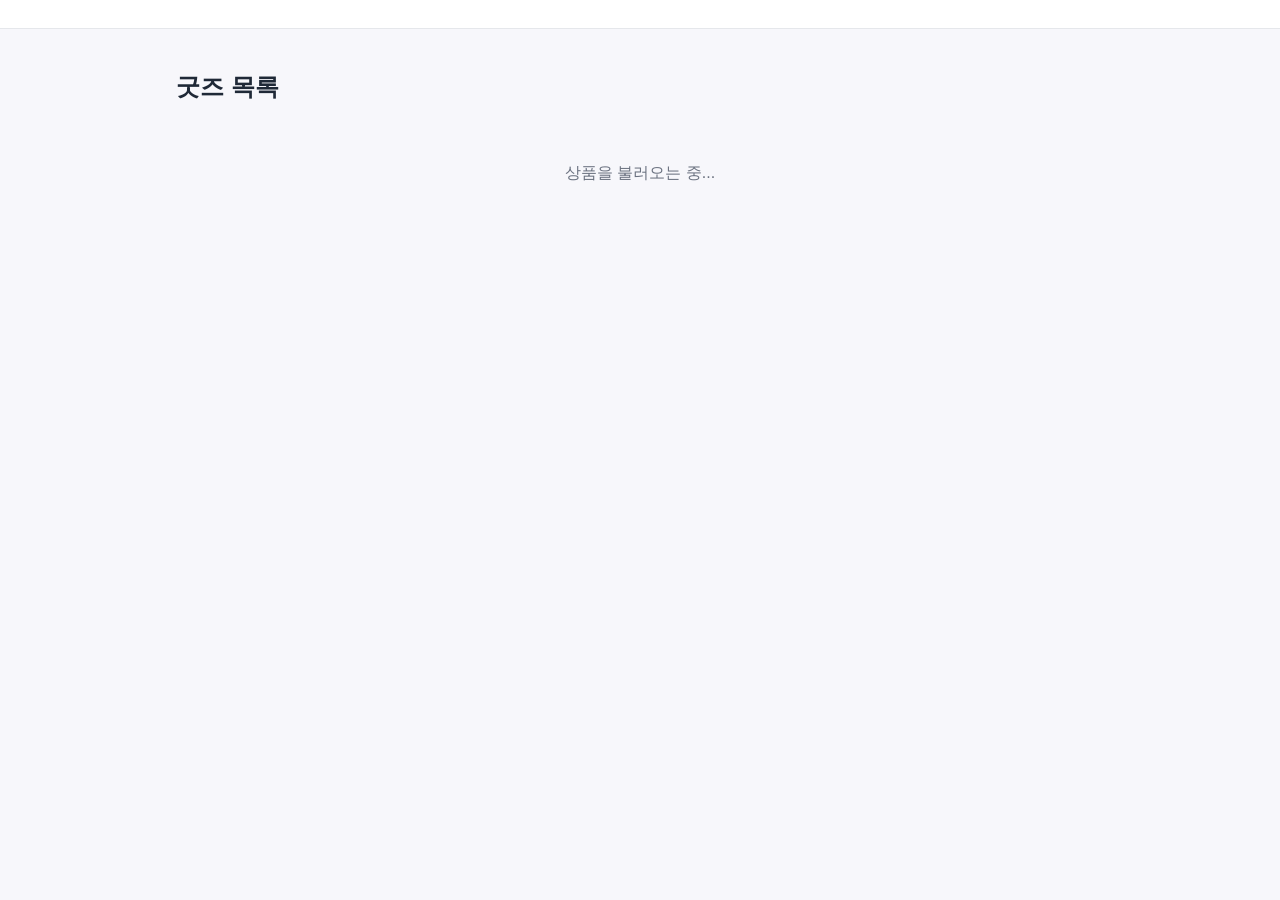
<file: index.html>
<!DOCTYPE html>
<html lang="ko">
<head>
  <meta charset="utf-8" />
  <meta name="viewport" content="width=device-width, initial-scale=1" />
  <title>굿즈샵</title>
  <link rel="stylesheet" href="assets/style.css" />
  <script src="assets/config.js"></script>
</head>
<body>
  <header id="app-header"></header>
  <main>
    <h1>굿즈 목록</h1>
    <div id="products" class="grid"></div>
    <p id="status" class="empty">상품을 불러오는 중...</p>
  </main>

  <script type="module">
    import { supabase, renderHeader, formatKRW } from "./assets/supabase.js";

    renderHeader();

    const list = document.getElementById("products");
    const status = document.getElementById("status");

    const { data: products, error } = await supabase
      .from("products")
      .select("*")
      .order("price");

    if (error) {
      status.textContent = "상품을 불러오지 못했습니다: " + error.message;
    } else if (!products.length) {
      status.textContent = "등록된 상품이 없습니다.";
    } else {
      status.style.display = "none";
      list.innerHTML = products.map((p) => `
        <div class="card">
          <img src="${p.image_url ?? ""}" alt="${p.name}" />
          <div class="body">
            <div class="name">${p.name}</div>
            <div class="desc">${p.description ?? ""}</div>
            <div class="price">${formatKRW(p.price)}</div>
            <a class="btn btn-block" href="checkout.html?productId=${p.id}">구매하기</a>
          </div>
        </div>`).join("");
    }
  </script>
</body>
</html>
</file>
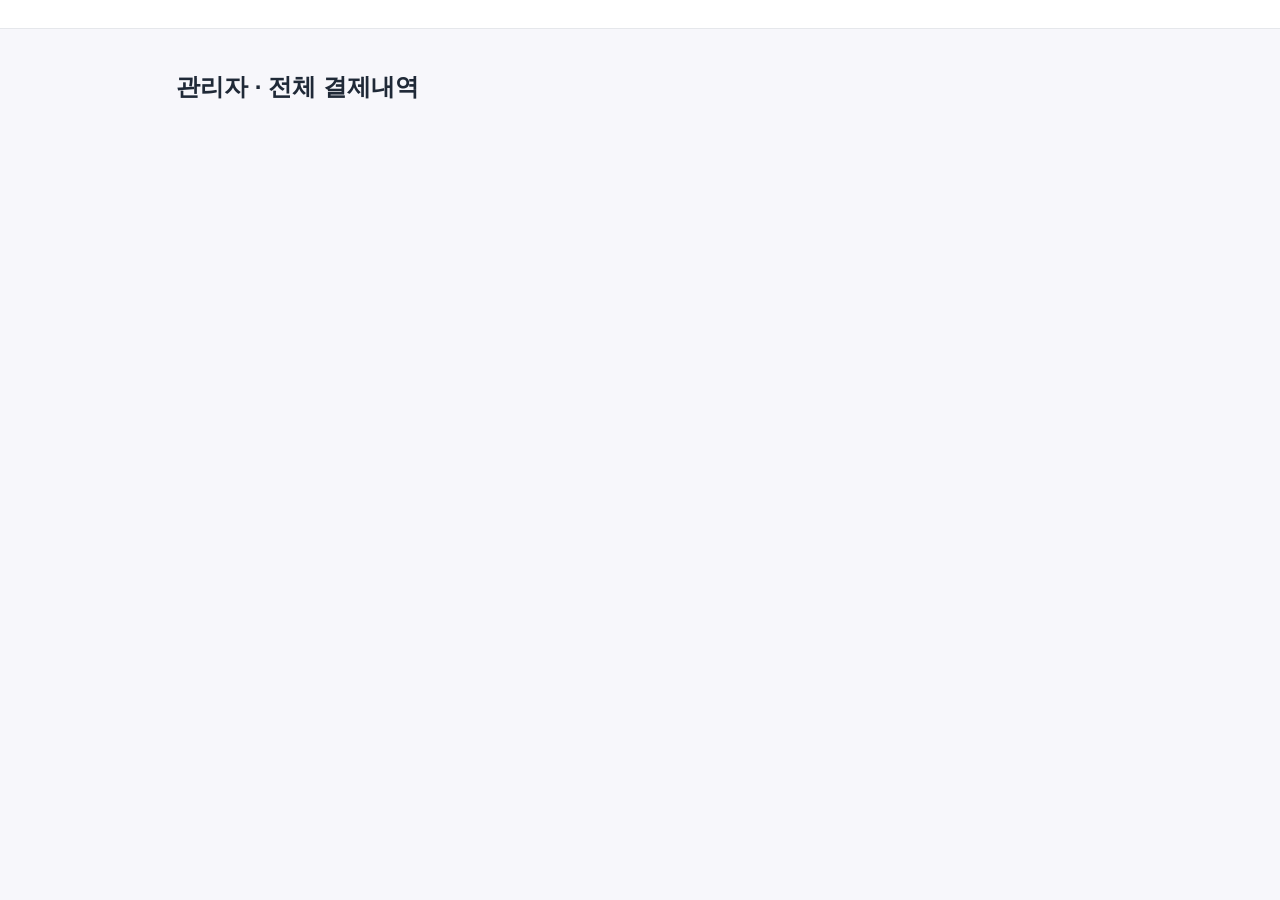
<file: admin.html>
<!DOCTYPE html>
<html lang="ko">
<head>
  <meta charset="utf-8" />
  <meta name="viewport" content="width=device-width, initial-scale=1" />
  <title>관리자 · 굿즈샵</title>
  <link rel="stylesheet" href="assets/style.css" />
  <script src="assets/config.js"></script>
</head>
<body>
  <header id="app-header"></header>
  <main>
    <h1>관리자 · 전체 결제내역</h1>
    <div id="content"></div>
  </main>

  <script type="module">
    import { supabase, requireLogin, renderHeader, formatKRW } from "./assets/supabase.js";

    renderHeader();
    const session = await requireLogin();
    if (!session) throw new Error("redirecting to login");

    const content = document.getElementById("content");

    // 관리자 판별 (클라이언트 1차 차단, 실제 데이터 보호는 RLS 가 담당)
    if (session.user.email !== window.APP_CONFIG.ADMIN_EMAIL) {
      content.innerHTML = `<p class="empty">접근 권한이 없습니다. 관리자 계정으로 로그인하세요.</p>`;
      throw new Error("not admin");
    }

    // RLS: admin@admin.com 은 모든 결제 조회 가능
    const { data: rows, error } = await supabase
      .from("payments")
      .select("created_at, user_email, product_name, amount, status, order_id")
      .order("created_at", { ascending: false });

    if (error) {
      content.innerHTML = `<p class="empty">불러오기 실패: ${error.message}</p>`;
    } else if (!rows.length) {
      content.innerHTML = `<p class="empty">결제 내역이 없습니다.</p>`;
    } else {
      const total = rows.reduce((s, r) => s + r.amount, 0);
      content.innerHTML = `
        <p style="color:var(--muted);">총 ${rows.length}건 · 합계 ${formatKRW(total)}</p>
        <table>
          <thead>
            <tr><th>결제일시</th><th>구매자</th><th>상품</th><th>금액</th><th>상태</th></tr>
          </thead>
          <tbody>
            ${rows.map((r) => `
              <tr>
                <td>${new Date(r.created_at).toLocaleString("ko-KR")}</td>
                <td>${r.user_email ?? "-"}</td>
                <td>${r.product_name ?? "-"}</td>
                <td>${formatKRW(r.amount)}</td>
                <td><span class="badge">${r.status ?? "-"}</span></td>
              </tr>`).join("")}
          </tbody>
        </table>`;
    }
  </script>
</body>
</html>
</file>
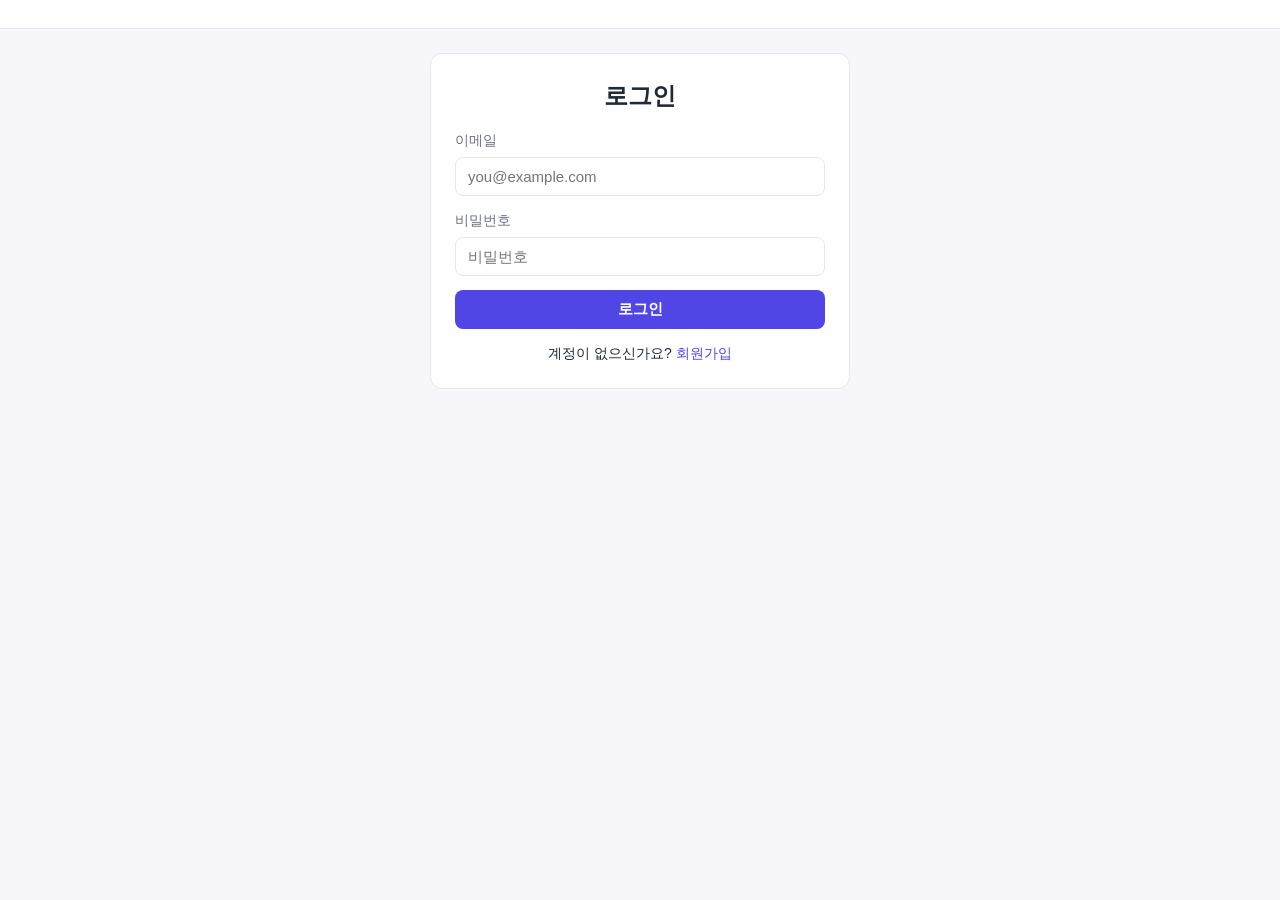
<file: auth.html>
<!DOCTYPE html>
<html lang="ko">
<head>
  <meta charset="utf-8" />
  <meta name="viewport" content="width=device-width, initial-scale=1" />
  <title>로그인 / 회원가입 · 굿즈샵</title>
  <link rel="stylesheet" href="assets/style.css" />
  <script src="assets/config.js"></script>
</head>
<body>
  <header id="app-header"></header>
  <main>
    <div class="panel">
      <h1 id="title" style="text-align:center; margin-top:0;">로그인</h1>
      <div class="field">
        <label for="email">이메일</label>
        <input id="email" type="email" placeholder="you@example.com" />
      </div>
      <div class="field">
        <label for="password">비밀번호</label>
        <input id="password" type="password" placeholder="비밀번호" />
      </div>
      <button id="submit" class="btn btn-block">로그인</button>
      <p id="msg" class="msg"></p>
      <div class="toggle">
        <span id="toggle-text">계정이 없으신가요?</span>
        <a id="toggle-link">회원가입</a>
      </div>
    </div>
  </main>

  <script type="module">
    import { supabase, renderHeader } from "./assets/supabase.js";

    renderHeader();

    let mode = "login"; // 'login' | 'signup'
    const title = document.getElementById("title");
    const submit = document.getElementById("submit");
    const toggleText = document.getElementById("toggle-text");
    const toggleLink = document.getElementById("toggle-link");
    const msg = document.getElementById("msg");
    const emailEl = document.getElementById("email");
    const pwEl = document.getElementById("password");

    function setMode(m) {
      mode = m;
      const isLogin = m === "login";
      title.textContent = isLogin ? "로그인" : "회원가입";
      submit.textContent = isLogin ? "로그인" : "회원가입";
      toggleText.textContent = isLogin ? "계정이 없으신가요?" : "이미 계정이 있으신가요?";
      toggleLink.textContent = isLogin ? "회원가입" : "로그인";
      msg.textContent = "";
    }
    toggleLink.addEventListener("click", () => setMode(mode === "login" ? "signup" : "login"));

    submit.addEventListener("click", async () => {
      const email = emailEl.value.trim();
      const password = pwEl.value;
      if (!email || !password) {
        msg.className = "msg error";
        msg.textContent = "이메일과 비밀번호를 입력하세요.";
        return;
      }
      submit.disabled = true;
      msg.className = "msg";
      msg.textContent = "처리 중...";

      const fn = mode === "login"
        ? supabase.auth.signInWithPassword({ email, password })
        : supabase.auth.signUp({ email, password });
      const { data, error } = await fn;

      submit.disabled = false;
      if (error) {
        msg.className = "msg error";
        msg.textContent = error.message;
        return;
      }
      if (!data.session) {
        // 이메일 인증이 켜져 있으면 세션이 바로 안 생김 (이 프로젝트는 인증 OFF 전제)
        msg.className = "msg ok";
        msg.textContent = "가입되었습니다. 이제 로그인해 주세요.";
        setMode("login");
        return;
      }
      location.href = "index.html";
    });
  </script>
</body>
</html>
</file>
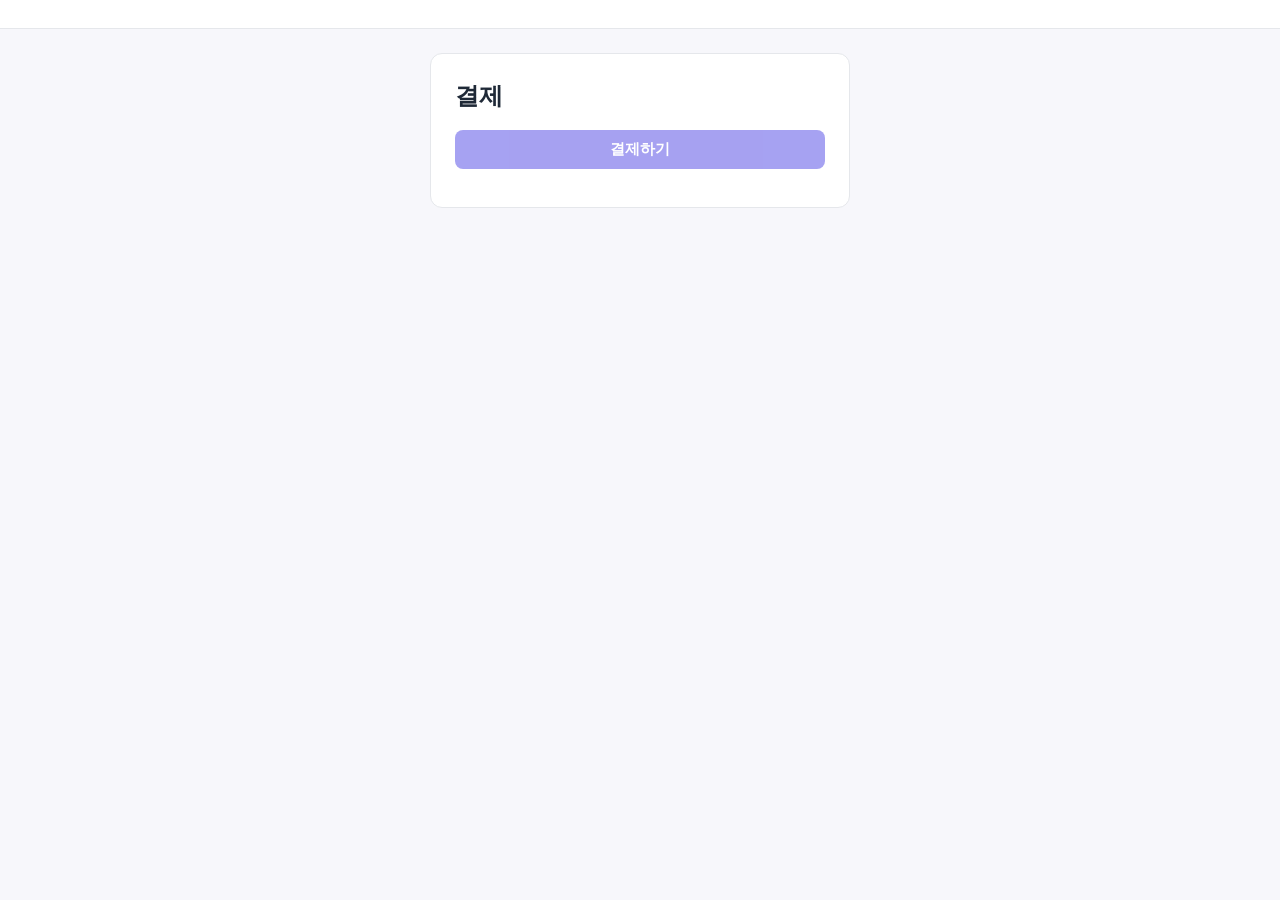
<file: checkout.html>
<!DOCTYPE html>
<html lang="ko">
<head>
  <meta charset="utf-8" />
  <meta name="viewport" content="width=device-width, initial-scale=1" />
  <title>결제 · 굿즈샵</title>
  <link rel="stylesheet" href="assets/style.css" />
  <script src="assets/config.js"></script>
  <!-- 토스페이먼츠 V2 결제 SDK -->
  <script src="https://js.tosspayments.com/v2/standard"></script>
</head>
<body>
  <header id="app-header"></header>
  <main>
    <div class="panel">
      <h1 style="margin-top:0;">결제</h1>
      <div id="product"></div>
      <button id="pay" class="btn btn-block" style="margin-top:16px;" disabled>결제하기</button>
      <p id="msg" class="msg"></p>
    </div>
  </main>

  <script type="module">
    import { supabase, requireLogin, renderHeader, formatKRW } from "./assets/supabase.js";

    renderHeader();

    const msg = document.getElementById("msg");
    const payBtn = document.getElementById("pay");
    const productBox = document.getElementById("product");

    const session = await requireLogin();
    if (!session) throw new Error("redirecting to login");

    const productId = new URLSearchParams(location.search).get("productId");
    if (!productId) {
      msg.className = "msg error";
      msg.textContent = "상품 정보가 없습니다.";
      throw new Error("no product");
    }

    const { data: product, error } = await supabase
      .from("products").select("*").eq("id", productId).single();
    if (error || !product) {
      msg.className = "msg error";
      msg.textContent = "상품을 불러오지 못했습니다.";
      throw new Error("product not found");
    }

    productBox.innerHTML = `
      <img src="${product.image_url ?? ""}" alt="${product.name}" style="width:100%;height:200px;object-fit:cover;border-radius:8px;" />
      <h2 style="margin:12px 0 4px;">${product.name}</h2>
      <p style="color:var(--muted);">${product.description ?? ""}</p>
      <p class="price" style="font-size:22px;font-weight:700;color:var(--primary);">${formatKRW(product.price)}</p>`;

    // 토스 결제 객체 초기화
    const tossPayments = TossPayments(window.APP_CONFIG.TOSS_CLIENT_KEY);
    const payment = tossPayments.payment({ customerKey: session.user.id });

    payBtn.disabled = false;
    payBtn.addEventListener("click", async () => {
      payBtn.disabled = true;
      msg.textContent = "";

      // 고유 주문번호 (영문/숫자/-,_ 6~64자)
      const orderId = "order_" + crypto.randomUUID().replace(/-/g, "");

      // 리다이렉트 후 success.html 에서 쓸 정보 저장
      localStorage.setItem("pendingOrder", JSON.stringify({
        orderId, productId: product.id, amount: product.price,
      }));

      try {
        await payment.requestPayment({
          method: "CARD",
          amount: { currency: "KRW", value: product.price },
          orderId,
          orderName: product.name,
          successUrl: new URL("success.html", location.href).href,
          failUrl: new URL("fail.html", location.href).href,
          customerEmail: session.user.email,
          card: { useEscrow: false, flowMode: "DEFAULT", useCardPoint: false, useAppCardOnly: false },
        });
      } catch (e) {
        // 사용자가 창을 닫는 등 요청 자체가 실패한 경우
        payBtn.disabled = false;
        msg.className = "msg error";
        msg.textContent = "결제를 시작하지 못했습니다: " + (e?.message ?? e);
      }
    });
  </script>
</body>
</html>
</file>
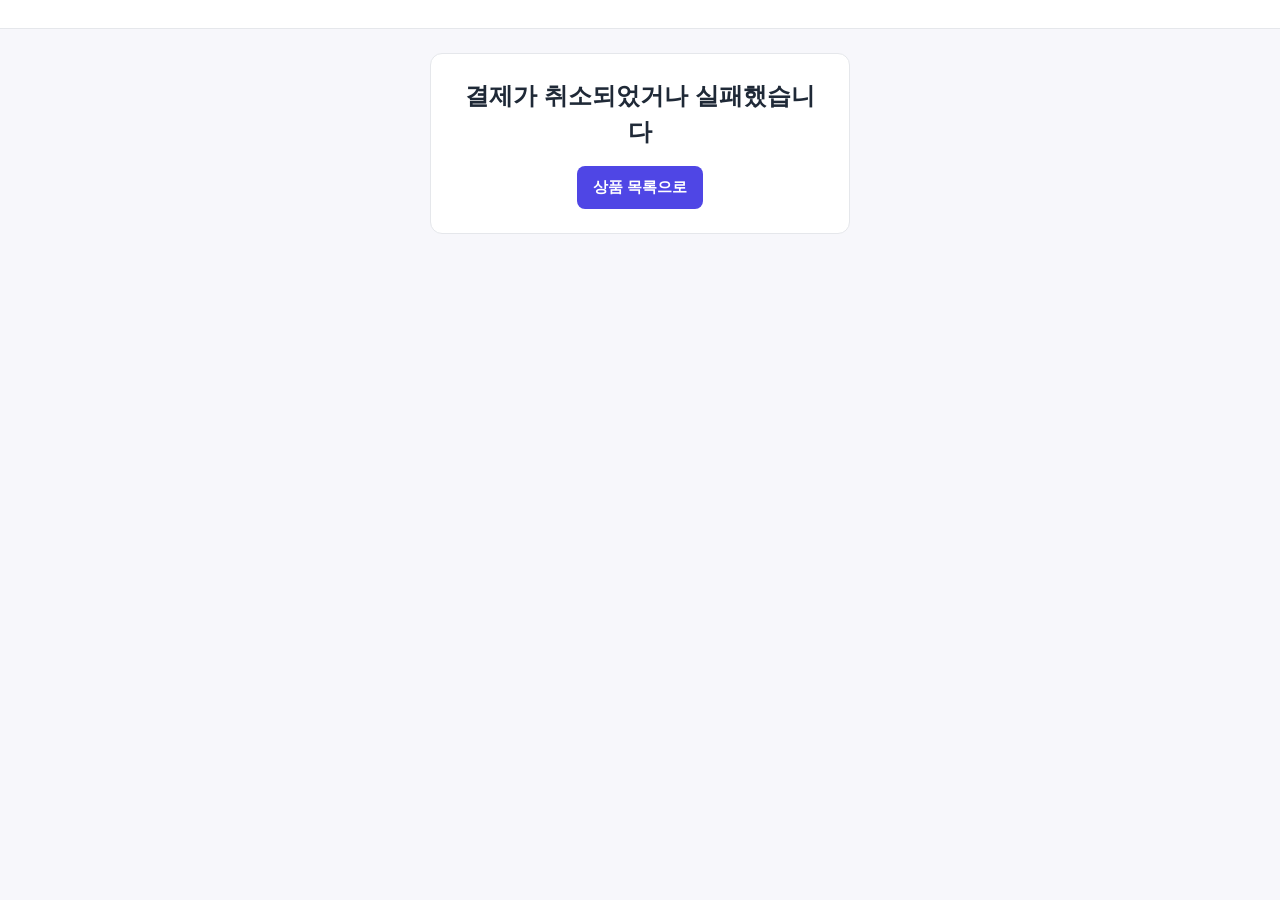
<file: fail.html>
<!DOCTYPE html>
<html lang="ko">
<head>
  <meta charset="utf-8" />
  <meta name="viewport" content="width=device-width, initial-scale=1" />
  <title>결제 실패 · 굿즈샵</title>
  <link rel="stylesheet" href="assets/style.css" />
  <script src="assets/config.js"></script>
</head>
<body>
  <header id="app-header"></header>
  <main>
    <div class="panel" style="text-align:center;">
      <h1 style="margin-top:0;">결제가 취소되었거나 실패했습니다</h1>
      <p id="msg" class="msg error"></p>
      <div style="margin-top:16px;">
        <a class="btn" href="index.html">상품 목록으로</a>
      </div>
    </div>
  </main>

  <script type="module">
    import { renderHeader } from "./assets/supabase.js";
    renderHeader();

    const qs = new URLSearchParams(location.search);
    const code = qs.get("code");
    const message = qs.get("message");
    document.getElementById("msg").textContent =
      (message ?? "알 수 없는 오류") + (code ? ` (${code})` : "");
  </script>
</body>
</html>
</file>
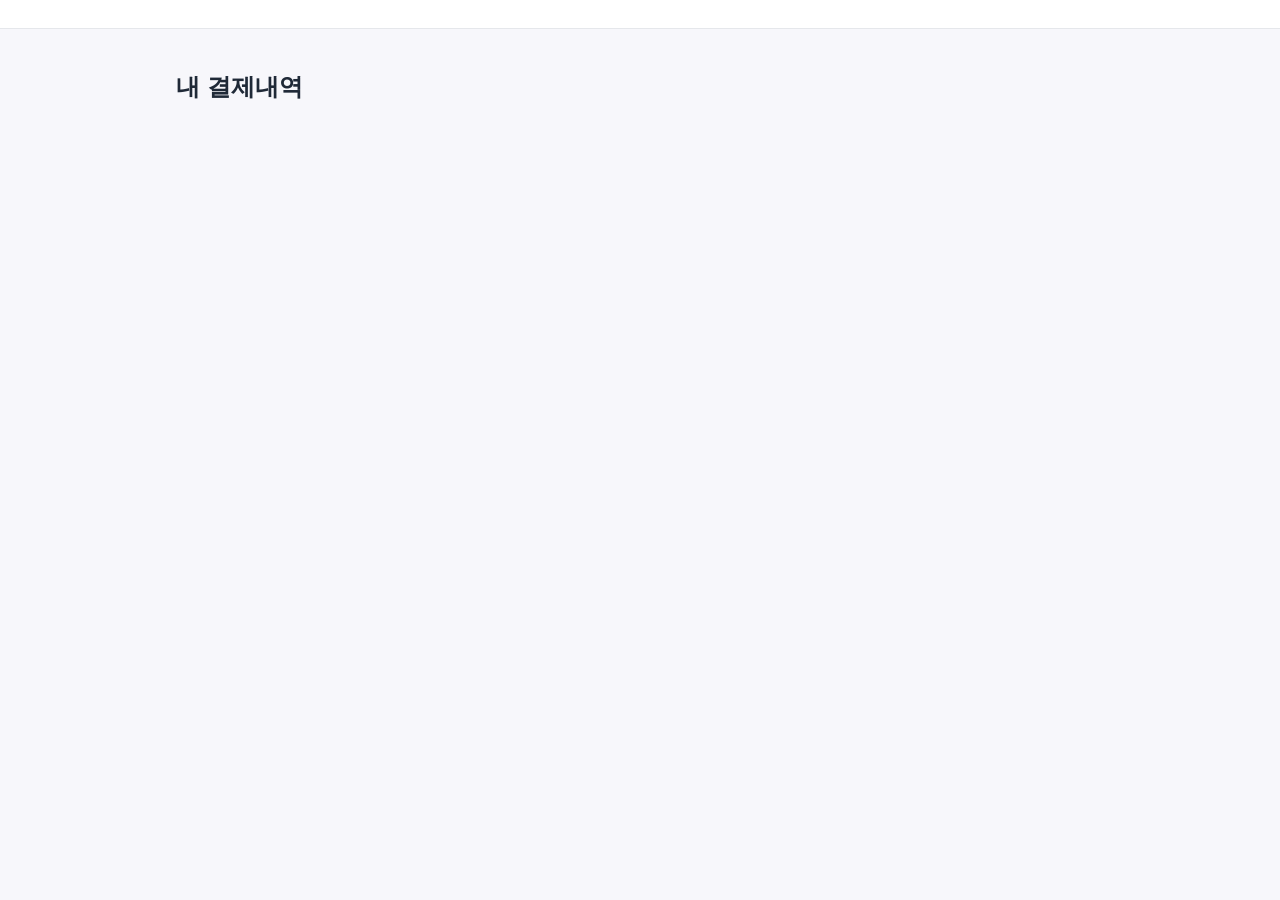
<file: history.html>
<!DOCTYPE html>
<html lang="ko">
<head>
  <meta charset="utf-8" />
  <meta name="viewport" content="width=device-width, initial-scale=1" />
  <title>내 결제내역 · 굿즈샵</title>
  <link rel="stylesheet" href="assets/style.css" />
  <script src="assets/config.js"></script>
</head>
<body>
  <header id="app-header"></header>
  <main>
    <h1>내 결제내역</h1>
    <div id="content"></div>
  </main>

  <script type="module">
    import { supabase, requireLogin, renderHeader, formatKRW } from "./assets/supabase.js";

    renderHeader();
    const session = await requireLogin();
    if (!session) throw new Error("redirecting to login");

    const content = document.getElementById("content");

    // RLS 로 본인 결제만 조회됨
    const { data: rows, error } = await supabase
      .from("payments")
      .select("created_at, product_name, amount, status, order_id")
      .order("created_at", { ascending: false });

    if (error) {
      content.innerHTML = `<p class="empty">불러오기 실패: ${error.message}</p>`;
    } else if (!rows.length) {
      content.innerHTML = `<p class="empty">아직 결제 내역이 없습니다.</p>`;
    } else {
      content.innerHTML = `
        <table>
          <thead>
            <tr><th>결제일시</th><th>상품</th><th>금액</th><th>상태</th></tr>
          </thead>
          <tbody>
            ${rows.map((r) => `
              <tr>
                <td>${new Date(r.created_at).toLocaleString("ko-KR")}</td>
                <td>${r.product_name ?? "-"}</td>
                <td>${formatKRW(r.amount)}</td>
                <td><span class="badge">${r.status ?? "-"}</span></td>
              </tr>`).join("")}
          </tbody>
        </table>`;
    }
  </script>
</body>
</html>
</file>
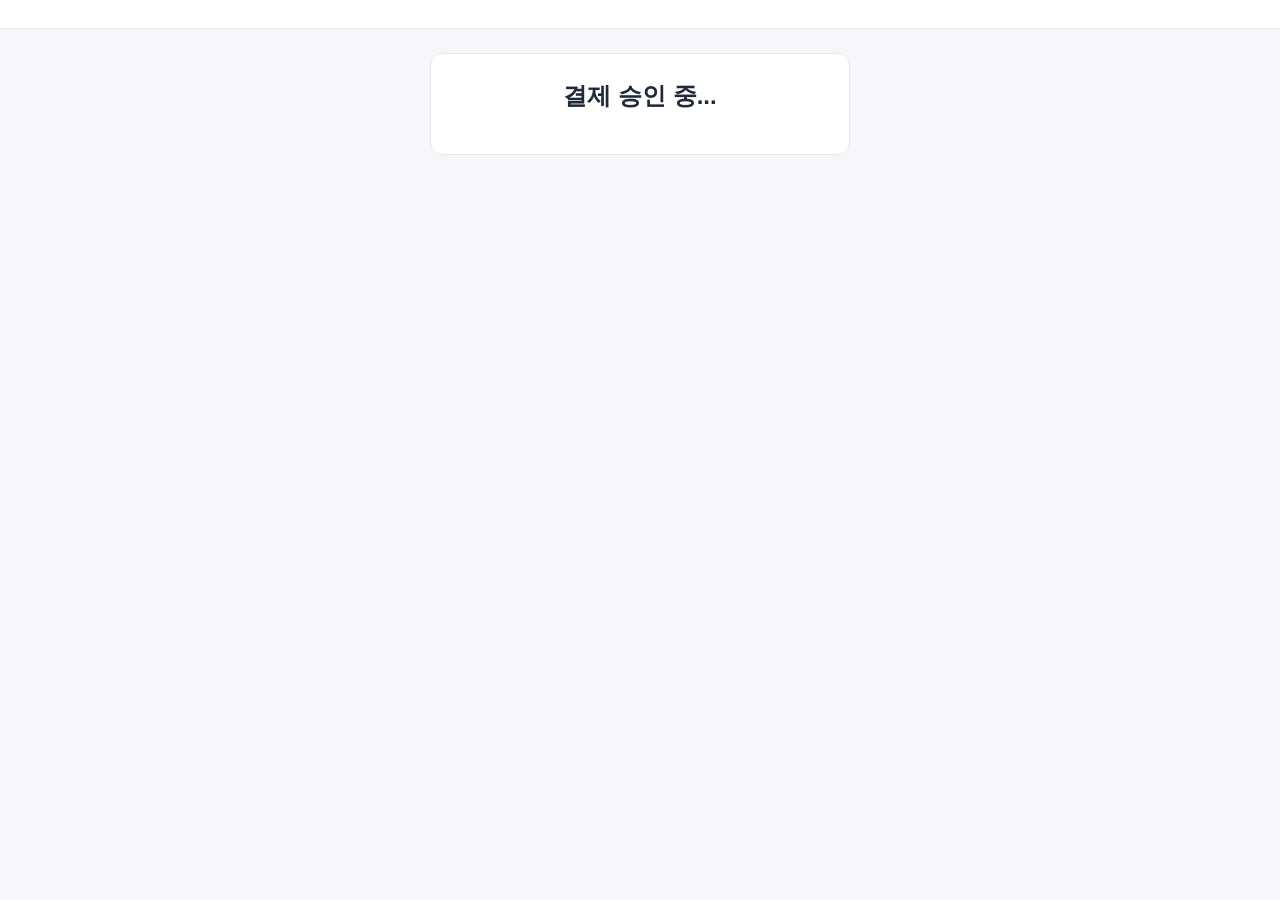
<file: success.html>
<!DOCTYPE html>
<html lang="ko">
<head>
  <meta charset="utf-8" />
  <meta name="viewport" content="width=device-width, initial-scale=1" />
  <title>결제 확인 · 굿즈샵</title>
  <link rel="stylesheet" href="assets/style.css" />
  <script src="assets/config.js"></script>
</head>
<body>
  <header id="app-header"></header>
  <main>
    <div class="panel" style="text-align:center;">
      <h1 id="title" style="margin-top:0;">결제 승인 중...</h1>
      <p id="msg" class="msg"></p>
      <div id="actions" style="display:none; margin-top:16px;">
        <a class="btn" href="history.html">내 결제내역 보기</a>
        <a class="btn" href="index.html" style="background:#6b7280;">쇼핑 계속하기</a>
      </div>
    </div>
  </main>

  <script type="module">
    import { supabase, requireLogin, renderHeader, formatKRW } from "./assets/supabase.js";

    renderHeader();

    const title = document.getElementById("title");
    const msg = document.getElementById("msg");
    const actions = document.getElementById("actions");

    const session = await requireLogin();
    if (!session) throw new Error("redirecting to login");

    const qs = new URLSearchParams(location.search);
    const paymentKey = qs.get("paymentKey");
    const orderId = qs.get("orderId");
    const amount = Number(qs.get("amount"));

    // 결제창 호출 직전 저장한 정보에서 productId 복구
    const pending = JSON.parse(localStorage.getItem("pendingOrder") ?? "null");

    function fail(text) {
      title.textContent = "결제 확인 실패";
      msg.className = "msg error";
      msg.textContent = text;
      actions.style.display = "block";
    }

    if (!paymentKey || !orderId || !amount) {
      fail("결제 정보가 올바르지 않습니다.");
    } else if (!pending || pending.orderId !== orderId) {
      fail("주문 정보를 찾을 수 없습니다. 다시 시도해 주세요.");
    } else if (pending.amount !== amount) {
      // 토스 가이드: 쿼리의 amount 와 요청 amount 가 같은지 확인
      fail("결제 금액이 일치하지 않습니다.");
    } else {
      // Edge Function 으로 서버 승인 요청
      const res = await fetch(`${window.APP_CONFIG.SUPABASE_URL}/functions/v1/confirm-payment`, {
        method: "POST",
        headers: {
          "Content-Type": "application/json",
          Authorization: `Bearer ${session.access_token}`,
        },
        body: JSON.stringify({ paymentKey, orderId, amount, productId: pending.productId }),
      });
      const data = await res.json();

      if (!res.ok || !data.ok) {
        fail(data.error ?? "결제 승인에 실패했습니다.");
      } else {
        localStorage.removeItem("pendingOrder");
        title.textContent = "✅ 결제가 완료되었습니다";
        msg.className = "msg ok";
        msg.textContent = `${data.orderName} / ${formatKRW(data.amount)}`;
        actions.style.display = "block";
      }
    }
  </script>
</body>
</html>
</file>
<file: assets/style.css>
:root {
  --bg: #f7f7fb;
  --card: #ffffff;
  --border: #e5e7eb;
  --text: #1f2937;
  --muted: #6b7280;
  --primary: #4f46e5;
  --primary-dark: #4338ca;
  --danger: #dc2626;
}
* { box-sizing: border-box; }
body {
  margin: 0;
  font-family: -apple-system, "Segoe UI", "Malgun Gothic", sans-serif;
  background: var(--bg);
  color: var(--text);
  line-height: 1.5;
}
#app-header {
  display: flex;
  align-items: center;
  justify-content: space-between;
  gap: 16px;
  padding: 14px 20px;
  background: var(--card);
  border-bottom: 1px solid var(--border);
  flex-wrap: wrap;
}
#app-header .brand { font-size: 20px; font-weight: 700; text-decoration: none; color: var(--text); }
#app-header nav { display: flex; align-items: center; gap: 14px; flex-wrap: wrap; }
#app-header nav a { text-decoration: none; color: var(--primary); font-weight: 600; }
#app-header .who { color: var(--muted); font-size: 14px; }
.link-btn { background: none; border: none; color: var(--danger); cursor: pointer; font-size: 14px; font-weight: 600; }

main { max-width: 960px; margin: 0 auto; padding: 24px 16px 60px; }
h1 { font-size: 24px; }

.grid { display: grid; grid-template-columns: repeat(auto-fill, minmax(220px, 1fr)); gap: 18px; }
.card {
  background: var(--card);
  border: 1px solid var(--border);
  border-radius: 12px;
  overflow: hidden;
  display: flex;
  flex-direction: column;
}
.card img { width: 100%; height: 160px; object-fit: cover; background: #eee; }
.card .body { padding: 14px; display: flex; flex-direction: column; gap: 6px; flex: 1; }
.card .name { font-weight: 700; }
.card .desc { color: var(--muted); font-size: 14px; flex: 1; }
.card .price { font-size: 18px; font-weight: 700; color: var(--primary); }

.btn {
  display: inline-block;
  text-align: center;
  background: var(--primary);
  color: #fff;
  border: none;
  border-radius: 8px;
  padding: 10px 16px;
  font-size: 15px;
  font-weight: 600;
  cursor: pointer;
  text-decoration: none;
}
.btn:hover { background: var(--primary-dark); }
.btn[disabled] { opacity: 0.5; cursor: not-allowed; }
.btn-block { display: block; width: 100%; }

.panel {
  background: var(--card);
  border: 1px solid var(--border);
  border-radius: 12px;
  padding: 24px;
  max-width: 420px;
  margin: 0 auto;
}
.field { margin-bottom: 14px; }
.field label { display: block; font-size: 14px; margin-bottom: 6px; color: var(--muted); }
.field input {
  width: 100%;
  padding: 10px 12px;
  border: 1px solid var(--border);
  border-radius: 8px;
  font-size: 15px;
}
.toggle { text-align: center; margin-top: 14px; font-size: 14px; }
.toggle a { color: var(--primary); cursor: pointer; }
.msg { margin-top: 12px; font-size: 14px; }
.msg.error { color: var(--danger); }
.msg.ok { color: #059669; }

table { width: 100%; border-collapse: collapse; background: var(--card); border: 1px solid var(--border); border-radius: 12px; overflow: hidden; }
th, td { padding: 10px 12px; text-align: left; border-bottom: 1px solid var(--border); font-size: 14px; }
th { background: #f3f4f6; }
tr:last-child td { border-bottom: none; }
.empty { color: var(--muted); padding: 24px; text-align: center; }
.badge { display: inline-block; padding: 2px 8px; border-radius: 999px; font-size: 12px; background: #dcfce7; color: #166534; }
</file>
